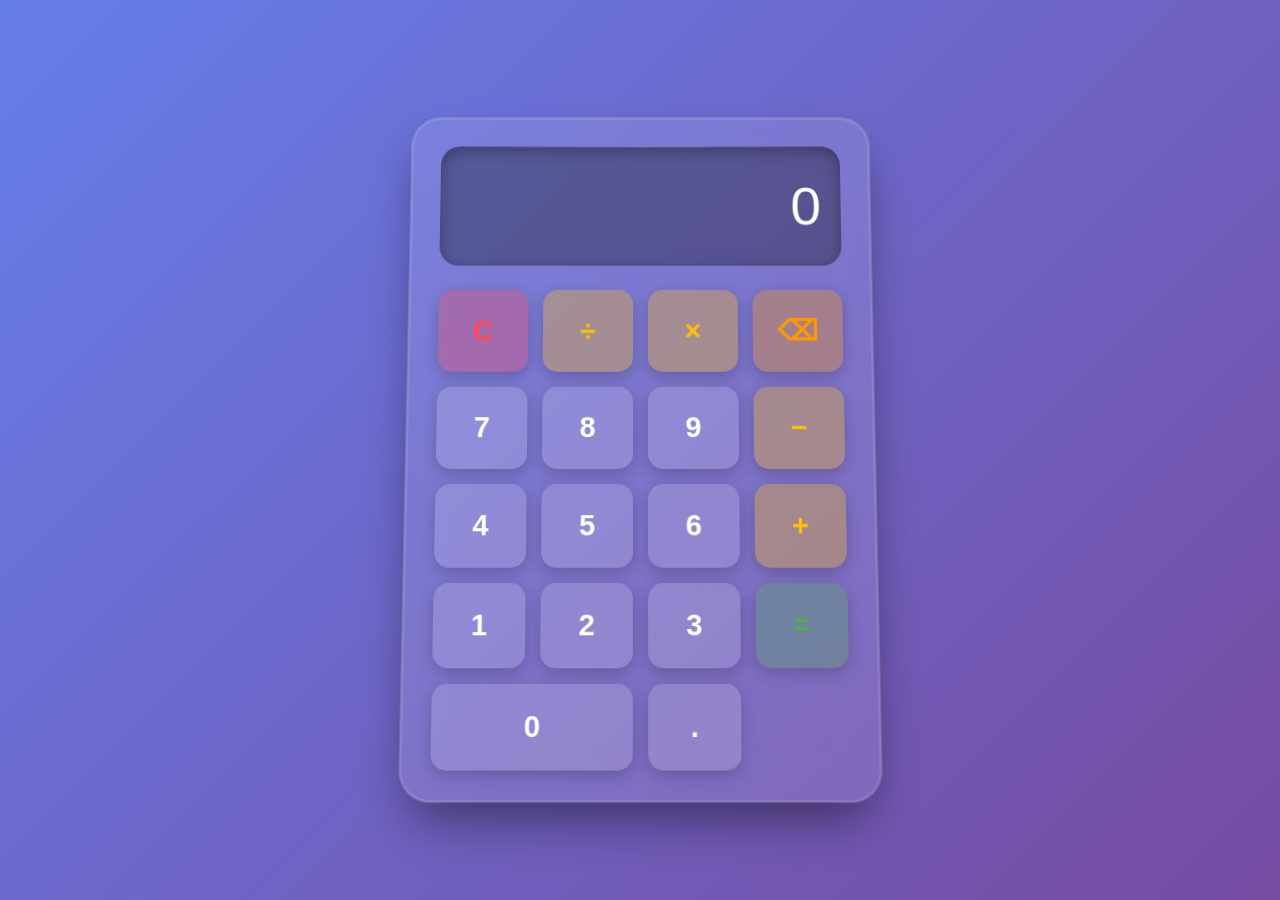
<file: calculator.html>
<!DOCTYPE html>
<html lang="id">
<head>
    <meta charset="UTF-8">
    <meta name="viewport" content="width=device-width, initial-scale=1.0">
    <title>Kalkulator Modern</title>
    <link rel="stylesheet" href="calculator.css">
</head>
<body>
    <div class="container">
        <div class="calculator">
            <div class="display" id="display">0</div>
            <div class="buttons">
                <button class="btn btn-clear" data-action="clear">C</button>
                <button class="btn btn-operator" data-operator="/">÷</button>
                <button class="btn btn-operator" data-operator="*">×</button>
                <button class="btn btn-delete" data-action="delete">⌫</button>
                
                <button class="btn" data-number="7">7</button>
                <button class="btn" data-number="8">8</button>
                <button class="btn" data-number="9">9</button>
                <button class="btn btn-operator" data-operator="-">−</button>
                
                <button class="btn" data-number="4">4</button>
                <button class="btn" data-number="5">5</button>
                <button class="btn" data-number="6">6</button>
                <button class="btn btn-operator" data-operator="+">+</button>
                
                <button class="btn" data-number="1">1</button>
                <button class="btn" data-number="2">2</button>
                <button class="btn" data-number="3">3</button>
                <button class="btn btn-equals" data-action="equals">=</button>
                
                <button class="btn" data-number="0" style="grid-column: span 2;">0</button>
                <button class="btn" data-number=".">.</button>
            </div>
        </div>
    </div>
    <script src="calculator.js"></script>
</body>
</html>
</file>
<file: calculator.css>
* {
    margin: 0;
    padding: 0;
    box-sizing: border-box;
}

body {
    font-family: 'Segoe UI', Tahoma, Geneva, Verdana, sans-serif;
    background: linear-gradient(135deg, #667eea 0%, #764ba2 100%);
    min-height: 100vh;
    display: flex;
    justify-content: center;
    align-items: center;
    overflow: hidden;
}

.container {
    position: relative;
    perspective: 1000px;
}

.calculator {
    background: rgba(255, 255, 255, 0.1);
    backdrop-filter: blur(20px);
    border-radius: 30px;
    padding: 30px;
    box-shadow: 
        0 25px 50px -12px rgba(0, 0, 0, 0.5),
        0 0 0 1px rgba(255, 255, 255, 0.2),
        inset 0 0 0 2px rgba(255, 255, 255, 0.1);
    transform: rotateX(5deg);
    transition: transform 0.3s ease;
}

.calculator:hover {
    transform: rotateX(0deg) scale(1.02);
}

.display {
    background: rgba(0, 0, 0, 0.3);
    color: #ffffff;
    font-size: 3.5rem;
    padding: 30px 20px;
    text-align: right;
    border-radius: 20px;
    margin-bottom: 25px;
    box-shadow: inset 0 5px 15px rgba(0, 0, 0, 0.3);
    min-height: 100px;
    display: flex;
    align-items: center;
    justify-content: flex-end;
    overflow: hidden;
    position: relative;
}

.display::before {
    content: '';
    position: absolute;
    top: 0;
    left: 0;
    right: 0;
    height: 1px;
    background: linear-gradient(90deg, transparent, rgba(255, 255, 255, 0.3), transparent);
}

.buttons {
    display: grid;
    grid-template-columns: repeat(4, 1fr);
    gap: 15px;
}

.btn {
    background: rgba(255, 255, 255, 0.15);
    border: none;
    border-radius: 15px;
    padding: 25px;
    font-size: 1.8rem;
    font-weight: 600;
    color: #ffffff;
    cursor: pointer;
    transition: all 0.3s cubic-bezier(0.68, -0.55, 0.27, 1.55);
    box-shadow: 0 5px 15px rgba(0, 0, 0, 0.2);
    position: relative;
    overflow: hidden;
}

.btn::before {
    content: '';
    position: absolute;
    top: 0;
    left: -100%;
    width: 100%;
    height: 100%;
    background: linear-gradient(90deg, transparent, rgba(255, 255, 255, 0.3), transparent);
    transition: left 0.5s;
}

.btn:hover::before {
    left: 100%;
}

.btn:hover {
    transform: translateY(-5px) scale(1.05);
    box-shadow: 0 15px 30px rgba(0, 0, 0, 0.3);
    background: rgba(255, 255, 255, 0.25);
}

.btn:active {
    transform: translateY(2px) scale(0.95);
    box-shadow: 0 3px 10px rgba(0, 0, 0, 0.2);
}

.btn-clear {
    background: rgba(255, 71, 87, 0.3);
    color: #ff4757;
}

.btn-clear:hover {
    background: rgba(255, 71, 87, 0.4);
    box-shadow: 0 15px 30px rgba(255, 71, 87, 0.3);
}

.btn-operator {
    background: rgba(255, 193, 7, 0.3);
    color: #ffc107;
}

.btn-operator:hover {
    background: rgba(255, 193, 7, 0.4);
    box-shadow: 0 15px 30px rgba(255, 193, 7, 0.3);
}

.btn-delete {
    background: rgba(255, 152, 0, 0.3);
    color: #ff9800;
}

.btn-delete:hover {
    background: rgba(255, 152, 0, 0.4);
    box-shadow: 0 15px 30px rgba(255, 152, 0, 0.3);
}

.btn-equals {
    background: rgba(76, 175, 80, 0.3);
    color: #4caf50;
    grid-column: span 1;
}

.btn-equals:hover {
    background: rgba(76, 175, 80, 0.4);
    box-shadow: 0 15px 30px rgba(76, 175, 80, 0.3);
}

@keyframes pulse {
    0% {
        transform: scale(1);
        text-shadow: 0 0 10px rgba(255, 255, 255, 0.5);
    }
    50% {
        transform: scale(1.05);
        text-shadow: 0 0 20px rgba(255, 255, 255, 0.8), 0 0 30px rgba(255, 255, 255, 0.4);
    }
    100% {
        transform: scale(1);
        text-shadow: 0 0 10px rgba(255, 255, 255, 0.5);
    }
}

/* Floating background particles */
.floating-particle {
    position: absolute;
    border-radius: 50%;
    pointer-events: none;
    animation: float 10s infinite linear;
}

@keyframes float {
    0% {
        transform: translateY(100vh) rotate(0deg);
        opacity: 0;
    }
    10% {
        opacity: 0.5;
    }
    90% {
        opacity: 0.5;
    }
    100% {
        transform: translateY(-100px) rotate(360deg);
        opacity: 0;
    }
}

/* Responsive design */
@media (max-width: 480px) {
    .calculator {
        padding: 20px;
        transform: scale(0.9);
    }
    
    .display {
        font-size: 2.5rem;
        padding: 20px 15px;
    }
    
    .btn {
        padding: 20px;
        font-size: 1.5rem;
    }
}

@media (max-width: 360px) {
    .calculator {
        padding: 15px;
        transform: scale(0.8);
    }
    
    .btn {
        padding: 15px;
        font-size: 1.3rem;
    }
}
</file>
